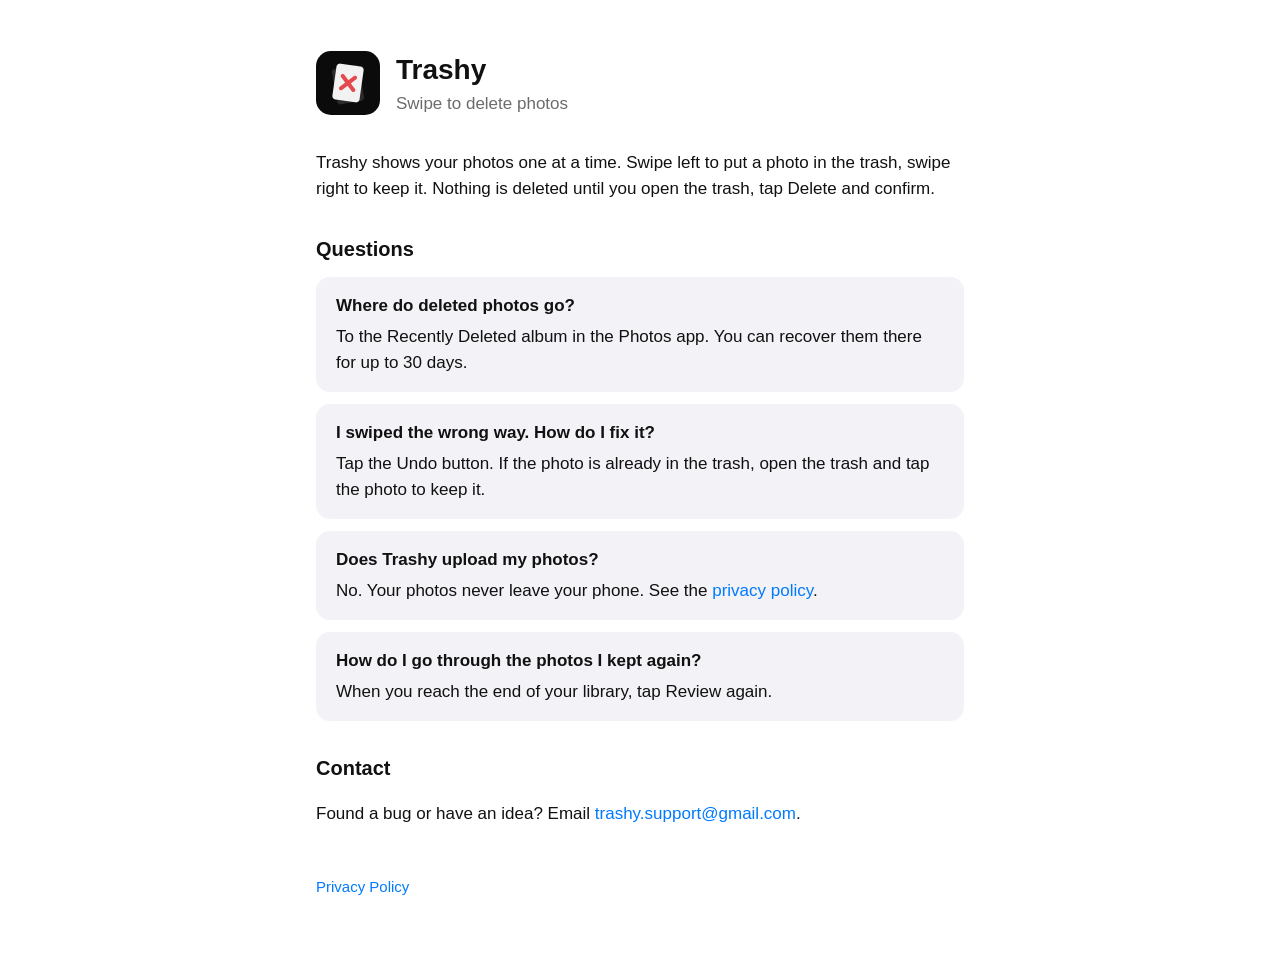
<file: index.html>
<!doctype html>
<html lang="en">
<head>
  <meta charset="utf-8">
  <meta name="viewport" content="width=device-width, initial-scale=1">
  <title>Trashy Support</title>
  <meta name="description" content="Trashy: swipe to delete photos. Support and contact.">
  <link rel="icon" href="icon.png">
  <link rel="stylesheet" href="style.css">
</head>
<body>
<main>
  <header>
    <img src="icon.png" alt="Trashy app icon">
    <div>
      <h1>Trashy</h1>
      <div class="muted">Swipe to delete photos</div>
    </div>
  </header>

  <p>Trashy shows your photos one at a time. Swipe left to put a photo in the trash, swipe right to keep it. Nothing is deleted until you open the trash, tap Delete and confirm.</p>

  <h2>Questions</h2>
  <div class="card">
    <h3>Where do deleted photos go?</h3>
    <p>To the Recently Deleted album in the Photos app. You can recover them there for up to 30 days.</p>
  </div>
  <div class="card">
    <h3>I swiped the wrong way. How do I fix it?</h3>
    <p>Tap the Undo button. If the photo is already in the trash, open the trash and tap the photo to keep it.</p>
  </div>
  <div class="card">
    <h3>Does Trashy upload my photos?</h3>
    <p>No. Your photos never leave your phone. See the <a href="privacy.html">privacy policy</a>.</p>
  </div>
  <div class="card">
    <h3>How do I go through the photos I kept again?</h3>
    <p>When you reach the end of your library, tap Review again.</p>
  </div>

  <h2>Contact</h2>
  <p>Found a bug or have an idea? Email <a href="mailto:trashy.support@gmail.com">trashy.support@gmail.com</a>.</p>

  <footer class="muted"><a href="privacy.html">Privacy Policy</a></footer>
</main>
</body>
</html>
</file>
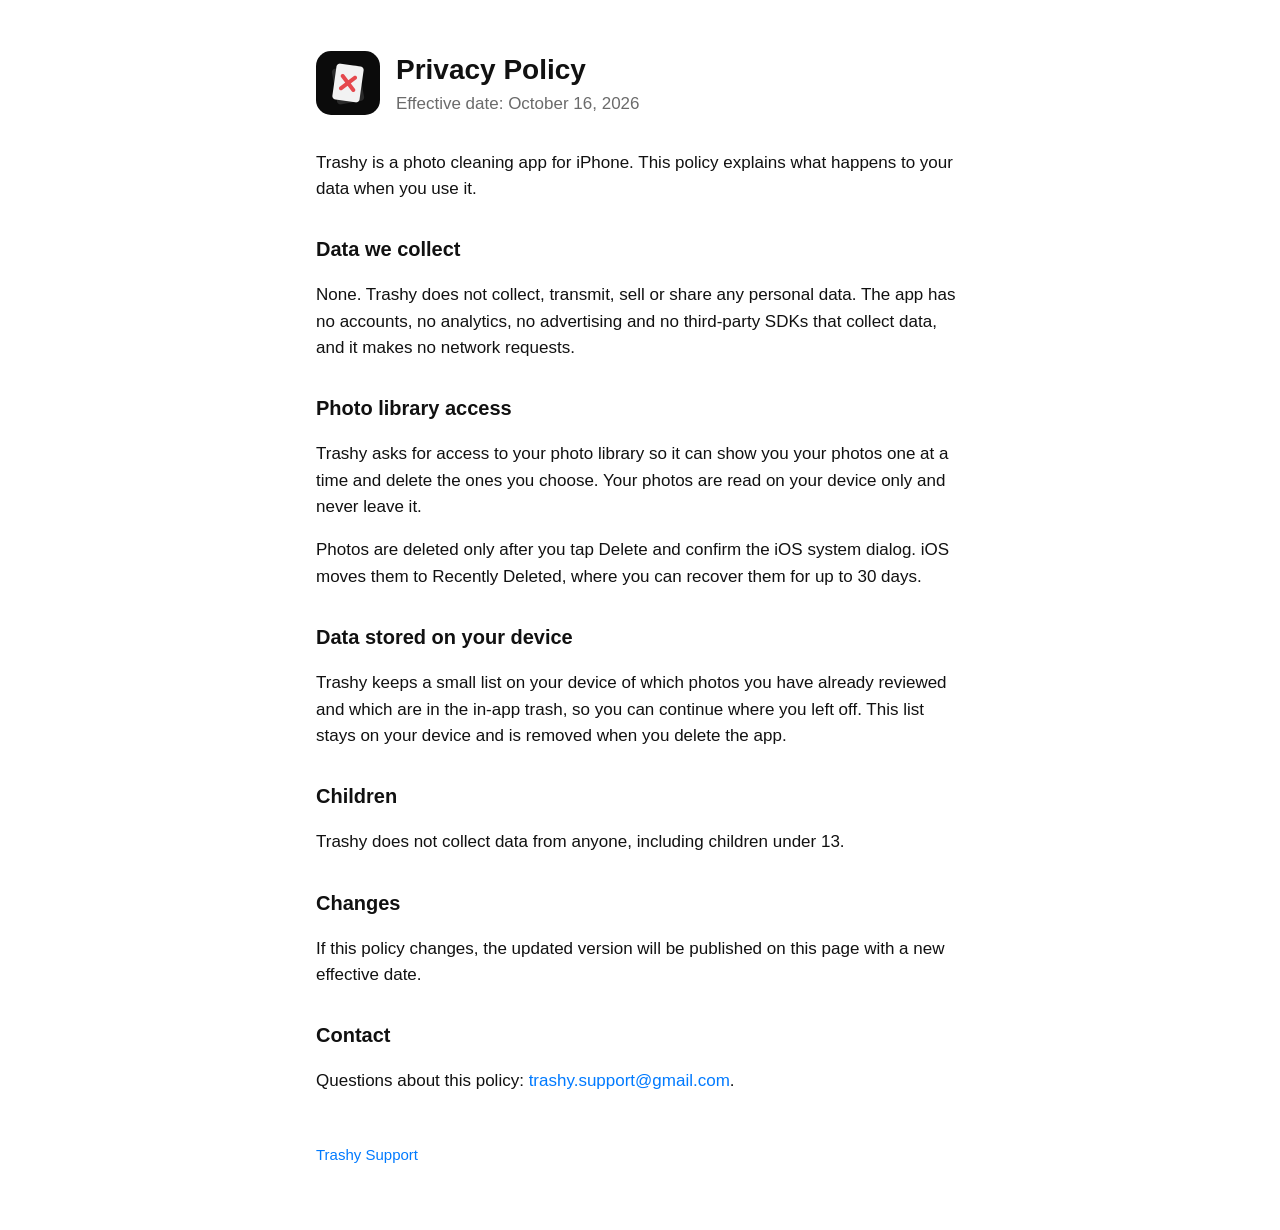
<file: privacy.html>
<!doctype html>
<html lang="en">
<head>
  <meta charset="utf-8">
  <meta name="viewport" content="width=device-width, initial-scale=1">
  <title>Trashy Privacy Policy</title>
  <meta name="description" content="Trashy privacy policy: no data collected.">
  <link rel="icon" href="icon.png">
  <link rel="stylesheet" href="style.css">
</head>
<body>
<main>
  <header>
    <img src="icon.png" alt="Trashy app icon">
    <div>
      <h1>Privacy Policy</h1>
      <div class="muted">Effective date: October 16, 2026</div>
    </div>
  </header>

  <p>Trashy is a photo cleaning app for iPhone. This policy explains what happens to your data when you use it.</p>

  <h2>Data we collect</h2>
  <p>None. Trashy does not collect, transmit, sell or share any personal data. The app has no accounts, no analytics, no advertising and no third-party SDKs that collect data, and it makes no network requests.</p>

  <h2>Photo library access</h2>
  <p>Trashy asks for access to your photo library so it can show you your photos one at a time and delete the ones you choose. Your photos are read on your device only and never leave it.</p>
  <p>Photos are deleted only after you tap Delete and confirm the iOS system dialog. iOS moves them to Recently Deleted, where you can recover them for up to 30 days.</p>

  <h2>Data stored on your device</h2>
  <p>Trashy keeps a small list on your device of which photos you have already reviewed and which are in the in-app trash, so you can continue where you left off. This list stays on your device and is removed when you delete the app.</p>

  <h2>Children</h2>
  <p>Trashy does not collect data from anyone, including children under 13.</p>

  <h2>Changes</h2>
  <p>If this policy changes, the updated version will be published on this page with a new effective date.</p>

  <h2>Contact</h2>
  <p>Questions about this policy: <a href="mailto:trashy.support@gmail.com">trashy.support@gmail.com</a>.</p>

  <footer class="muted"><a href="./">Trashy Support</a></footer>
</main>
</body>
</html>
</file>
<file: style.css>
:root {
  --bg: #ffffff;
  --fg: #111111;
  --muted: #6b6b6b;
  --card: #f2f2f7;
  --accent: #007aff;
}
@media (prefers-color-scheme: dark) {
  :root {
    --bg: #000000;
    --fg: #f5f5f7;
    --muted: #a1a1a6;
    --card: #1c1c1e;
    --accent: #0a84ff;
  }
}
* { box-sizing: border-box; }
body {
  margin: 0;
  background: var(--bg);
  color: var(--fg);
  font: 17px/1.55 -apple-system, BlinkMacSystemFont, "Segoe UI", Roboto, sans-serif;
}
main { max-width: 680px; margin: 0 auto; padding: 48px 16px 64px; }
header { display: flex; align-items: center; gap: 16px; margin-bottom: 32px; }
header img { width: 64px; height: 64px; border-radius: 15px; }
h1 { font-size: 28px; margin: 0; }
h2 { font-size: 20px; margin: 32px 0 8px; }
p, li { color: var(--fg); }
.muted { color: var(--muted); }
.card { background: var(--card); border-radius: 14px; padding: 16px 20px; margin: 12px 0; }
.card h3 { font-size: 17px; margin: 0 0 4px; }
.card p { margin: 0; }
a { color: var(--accent); text-decoration: none; }
a:hover { text-decoration: underline; }
footer { margin-top: 48px; font-size: 15px; }
</file>
